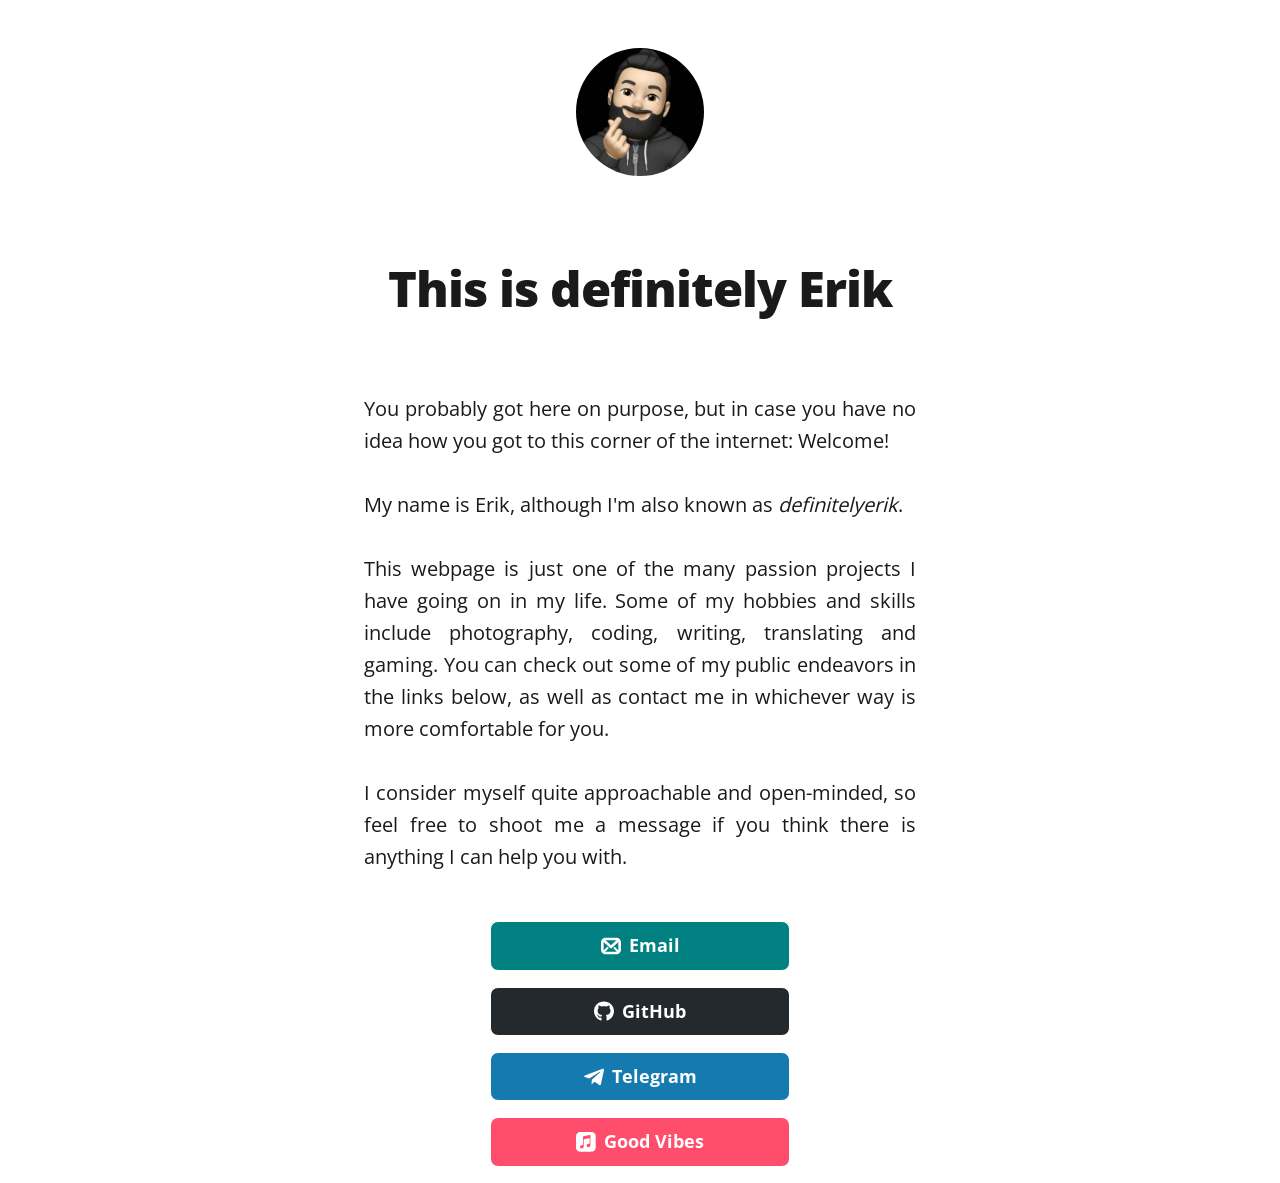
<file: index.html>
<!DOCTYPE html>

<!--
  - theme-auto: Automatically switches based on user's system preferences
  - theme-light: Forces light theme
  - theme-dark: Forces dark theme
-->

<html class="theme-auto" lang="en">

  <head>
    <meta charset="utf-8">
    <meta name="viewport" content="width=device-width, initial-scale=1">
        
    <!-- Page Title - Change this to your name/brand (50-60 characters recommended) -->
    <title>definitelyerik</title>

    <!-- Favicon -->
    <link rel="icon" type="image/x-icon" href="/images/favicon.ico">
    
    <!-- Meta Description - Write a description (150-160 characters recommended) -->
    <meta name="description" content="Personal website of Erik Rodriguez.">
    
    <!-- Keywords -->
    <meta name="keywords" content="erik, definitelyerik">
    
    <!-- Canonical URL - Helps prevent duplicate content issues -->
    <meta rel="canonical" href="https://definitelyerik.github.io">
    
    <!-- Author Information -->
    <meta name="author" content="Erik Rodríguez">
    
    <!-- Stylesheets -->
    <link rel="stylesheet" href="css/reset.css">
    <link rel="stylesheet" href="css/style.css">
    <link rel="stylesheet" href="css/brands.css">

  </head>

<body>

    <div class="container">
        <div class="column">

            <!--
              - avatar--rounded: Automatically rounds the image
              - avatar--soft: Slightly rounds the image
              - avatar--none: Removes any rounding
            -->
            <img class="avatar avatar--rounded" src="images/avatar.png" alt="Cartoon Erik signing a heart with his fingers">

            <h1>
              <br>
              <div>This is definitely Erik</div>
              <br>
            </h1>

            <!-- Add a short description about yourself or your brand -->
            <p style="text-align: justify;">You probably got here on purpose, but in case you have no idea how you got to this corner of the internet: Welcome!<br><br>My name is Erik, although I'm also known as <i>definitelyerik</i>.<br><br>This webpage is just one of the many passion projects I have going on in my life. Some of my hobbies and skills include photography, coding, writing, translating and gaming. You can check out some of my public endeavors in the links below, as well as contact me in whichever way is more comfortable for you.<br><br>I consider myself quite approachable and open-minded, so feel free to shoot me a message if you think there is anything I can help you with.</p>

            <div class="button-stack" role="navigation">

              <!-- Bluesky 
              <a class="button button-bluesky" href="#" target="_blank" rel="noopener" role="button"><img class="icon" aria-hidden="true" src="images/icons/bluesky.svg" alt="Bluesky Logo">Bluesky</a> -->

              <!-- Email -->
              <a class="button button-email" href="mailto:definitelyerik@icloud.com" target="_blank" rel="noopener" role="button"><img class="icon" aria-hidden="true" src="images/icons/email.svg" alt="Email Icon">Email</a>

              <!-- GitHub -->
              <a class="button button-github" href="https://github.com/definitelyerik" target="_blank" rel="noopener" role="button"><img class="icon" aria-hidden="true" src="images/icons/github.svg" alt="GitHub Logo">GitHub</a>

              <!-- Mastodon 
              <a class="button button-mastodon" href="https://mstdn.social/@definitelyerik" target="_blank" rel="me" role="button"><img class="icon" aria-hidden="true" src="images/icons/mastodon.svg" alt="Mastodon Logo">Mastodon</a>-->

              <!-- Telegram -->
              <a class="button button-telegram" href="https://t.me/definitelyerik" target="_blank" rel="noopener" role="button"><img class="icon" aria-hidden="true" src="images/icons/telegram.svg" alt="Telegram Logo">Telegram</a>

              <!-- Steam 
              <a class="button button-steam" href="https://steamcommunity.com/id/definitelyerik/" target="_blank" rel="noopener" role="button"><img class="icon" aria-hidden="true" src="images/icons/steam.svg" alt="Steam Logo">Steam</a>-->

              <!-- Spotify -->
              <a class="button button-apple-music" href="https://music.apple.com/es/playlist/good-vibes/pl.u-zPyLl9XtZJyko6p" target="_blank" rel="noopener" role="button"><img class="icon" aria-hidden="true" src="images/icons/apple-music.svg" alt="Apple Music Logo">Good Vibes</a>

              <!-- Obsidian 
              <a class="button button-obsidian" href="#" target="_blank" rel="noopener" role="button"><img class="icon" aria-hidden="true" src="images/icons/obsidian.svg" alt="Obsidian Logo">Obsidian</a>-->

              <!-- Generic Blog 
              <a class="button button-default" href="#" target="_blank" rel="noopener" role="button"><img class="icon" aria-hidden="true" src="images/icons/generic-blog.svg" alt="Blog Icon">Read our blog</a>-->

              <!-- Generic Calendar 
              <a class="button button-default" href="#" target="_blank" rel="noopener" role="button"><img class="icon" aria-hidden="true" src="images/icons/generic-calendar.svg" alt="Calendar Icon">Event RSVP</a>-->

              <!-- Generic Code 
              <a class="button button-default" href="#" target="_blank" rel="noopener" role="button"><img class="icon" aria-hidden="true" src="images/icons/generic-code.svg" alt="Code Icon">View the code</a>-->

              <!-- Generic Website 
              <a class="button button-default" href="#" target="_blank" rel="noopener" role="button"><img class="icon" aria-hidden="true" src="images/icons/generic-website.svg" alt="Website Icon">Visit Website</a>-->
      </div>
    </div>
  </div>

</body>

</html>
</file>
<file: css/style.css>
/* Base Typography Settings
–––––––––––––––––––––––––––––––––––––––––––––––––– */
:root {
	font-size:16px;
}

/* Grid
  –––––––––––––––––––––––––––––––––––––––––––––––––– */
  .container {
	position:relative;
	width:100%;
	max-width:37.5rem;     				/* 600px */
    text-align:center;
	margin:0 auto;
	padding:3rem 1.25rem 0 1.25rem;
	box-sizing:border-box;
}
.container-left {
	position:relative;
	width:100%;
	max-width:37.5rem;
	text-align:left;
	margin:0 auto;
	padding:0 1.25rem;
	box-sizing:border-box;
}
.container-left p {
	margin-bottom: 1rem;  				/* 16px space between paragraphs */
  }
.column {
	position:center;
	width:100%;
	float:center;
	box-sizing:border-box;
}
/* For devices larger than 400px */
  @media (min-width:25rem) {            /* 400px */
    .container {
	width:85%;
	padding-left:0;
	padding-right:0;
}
}/* For devices larger than 550px */
  @media (min-width:34.375rem) {        /* 550px */
    .container {
	width:80%;
}
.column,.columns {
	margin-left:0;
}
.column:first-child,.columns:first-child {
	margin-left:0;
}
}

/* Base Styles
  –––––––––––––––––––––––––––––––––––––––––––––––––– */
  body {
	margin:0;
	padding:0;
	background-color:#ffffff;
	color:#1a1a1a;
	font-family:"Open Sans",system-ui;
	font-size:1.125rem;     				/* 18px */
    font-weight:400;
	line-height:1.6;
}

/* Typography
  –––––––––––––––––––––––––––––––––––––––––––––––––– */
  h1 {
	margin:0 0 0.5rem 0;
	font-size:3rem;         		/* 48px */
    font-weight:800;
	line-height:1;
	letter-spacing:0;
	word-wrap:break-word;
	overflow-wrap:break-word;
	hyphens:auto;           		/* Delete this to remove automatic hyphen on line break */
}
.container p {
	margin:0 0 2rem 0;
}

/* Base Typography Settings
–––––––––––––––––––––––––––––––––––––––––––––––––– */
/* Base size - 16px browser default */
:root {
  font-size:16px;           /* Using a 1.25 modular scale for typography */
  --scale-0:1rem;           /* 16px */
  --scale-1:1.25rem;        /* 20px */
  --scale-2:1.563rem;       /* 25px */
  --scale-3:1.953rem;       /* 31px */
  --scale-4:2.441rem;       /* 39px */
  --scale-5:3.052rem;       /* 49px */
  
  /* Spacing units */
  --spacing-xs:0.5rem;      /* 8px */
  --spacing-s:1rem;         /* 16px */
  --spacing-m:1.5rem;       /* 24px */
  --spacing-l:2rem;         /* 32px */
  --spacing-xl:3rem;        /* 48px */
  --spacing-xxl:4rem;       /* 64px */
}

/* Avatar */
.avatar {
	width: 8rem;             /* 128px */
	height: 8rem;
	border-radius: 50%;
	object-fit: cover;
	background-position: center;
	margin-bottom: var(--spacing-l);
	margin-left: auto;
	margin-right: auto;
	display: block;
  }

/* Typography Scale */
h1 {
	margin:0 0 var(--spacing-m) 0;
	font-size:var(--scale-5);           /* ~49px */
  	font-weight:800;
	line-height:1.1;
	letter-spacing:-0.02em;
	word-wrap:break-word;
	overflow-wrap:break-word;
}
body {
	font-size:var(--scale-1);           /* 20px */
  	line-height:1.6;
}
.container p {
	margin:0 0 var(--spacing-xl) 0;
	font-size:var(--scale-1);
	line-height:1.6;
}

/* Container spacing */
.container {
	padding:var(--spacing-xl) var(--spacing-m) 0 var(--spacing-m);
	text-align:center;
}

/* Footer */
footer {
	margin:var(--spacing-xxl) 0;            /* 4rem (64px) top and bottom */
    font-size:var(--scale-0);
}

/* Responsive adjustments */
@media (max-width:34.375rem) {              /* 550px */
  h1 {
	font-size:var(--scale-4);
}
body {
	font-size:var(--scale-0);
}
.container p {
	font-size:var(--scale-0);
}
.avatar {
	margin-bottom:var(--spacing-m);
}
footer {
	margin:var(--spacing-xl) 0;         	/* 3rem (48px) top and bottom */
}
}

/* Links
  –––––––––––––––––––––––––––––––––––––––––––––––––– */
  a {
	color:#2457F5;
	text-decoration:underline;
}
a:hover {
	color:#083BDA;
}

/* Buttons
–––––––––––––––––––––––––––––––––––––––––––––––––– */
.button,button {
	display:inline-flex;
	align-items:center;
	justify-content:center;
	width:18.75rem;             	/* 300px */
 	min-height:3rem;                /* 48px */
  	padding:0.75rem 1rem;         	/* 12px ; 16px */
  	font-size:1.125rem;           	/* 18px */
  	font-weight:700;
	text-decoration:none;
	white-space:normal;
  	background-color:var(--button-background,transparent);
	color:var(--button-text,#000000);
	border:var(--button-border,none);
	border-radius:0.5rem;
	cursor:pointer;
	box-sizing:border-box;
	hyphens:auto;               	/* Delete this to remove automatic hyphen on line break */
  	margin-bottom:1rem;
	text-align:center;
	line-height:1.3;
}

/* Icons
–––––––––––––––––––––––––––––––––––––––––––––––––– */
.icon {
	width:1.25rem;
	height:1.25rem;
	margin-right:0.5rem;
	flex-shrink:0;
}

/* Avatar
  –––––––––––––––––––––––––––––––––––––––––––––––––– */
.avatar {
	width: 8rem;             /* 128px */
	height: 8rem;
	object-fit: cover;
	background-position: center;
	margin-bottom: var(--spacing-l);
  }

   /* Modifier for no avatar rounding */
   .avatar--none {
	border-radius: 0%;
  }

  /* Modifier for rounded avatar */
  .avatar--rounded {
	border-radius: 50%;
  }
  
  /* Modifier for slightly rounded corners */
  .avatar--soft {
	border-radius: 0.5rem;   /* 8px rounded corners */
  }

/* Theme System
  –––––––––––––––––––––––––––––––––––––––––––––––––– */
/* Light theme is default above */
  
/* Dark theme */
:root.theme-dark {
	color-scheme:dark;
}
:root.theme-dark :focus-visible {
	outline: 2px solid #4899F7;
	outline-offset: 2px;
  }
:root.theme-dark body {
	background-color:#121212;
	color:#ffffff;
}
:root.theme-dark a:not(.button) {
	color:#4899F7;
}
:root.theme-dark a:not(.button):hover {
	color:#7AB8FF;
}

/* Auto theme */
:root.theme-auto {
	color-scheme:light dark;
}
@media (prefers-color-scheme:dark) {
	:root.theme-auto body {
	background-color:#121212;
	color:#ffffff;
}
:root.theme-auto :focus-visible {
    outline: 2px solid #4899F7;
    outline-offset: 2px;
  }
:root.theme-auto a:not(.button) {
	color:#4899F7;
}
:root.theme-auto a:not(.button):hover {
	color:#7AB8FF;
}
}

/* Button Text Color Override
    –––––––––––––––––––––––––––––––––––––––––––––––––– */
    .button:hover,button:hover {
	color:var(--button-text);
}

/* Responsive Typography
  –––––––––––––––––––––––––––––––––––––––––––––––––– */
  @media (max-width:34.375rem) {            /* 550px */
    h1 {
	font-size:2rem;                         /* 32px */
	}
	body {
	font-size:1rem;                    		/* 16px */
	}
}

/* Font Face Definitions
  –––––––––––––––––––––––––––––––––––––––––––––––––– */
@font-face {
	font-display:swap;
	font-family:'Open Sans';
	font-style:normal;
	font-weight:400;
	src:url('../fonts/open-sans-v34-vietnamese_latin-ext_latin_hebrew_greek-ext_greek_cyrillic-ext_cyrillic-regular.eot');
	src:url('../fonts/open-sans-v34-vietnamese_latin-ext_latin_hebrew_greek-ext_greek_cyrillic-ext_cyrillic-regular.eot?#iefix') format('embedded-opentype'),url('../fonts/open-sans-v34-vietnamese_latin-ext_latin_hebrew_greek-ext_greek_cyrillic-ext_cyrillic-regular.woff2') format('woff2'),url('../fonts/open-sans-v34-vietnamese_latin-ext_latin_hebrew_greek-ext_greek_cyrillic-ext_cyrillic-regular.woff') format('woff'),url('../fonts/open-sans-v34-vietnamese_latin-ext_latin_hebrew_greek-ext_greek_cyrillic-ext_cyrillic-regular.ttf') format('truetype'),url('../fonts/open-sans-v34-vietnamese_latin-ext_latin_hebrew_greek-ext_greek_cyrillic-ext_cyrillic-regular.svg#OpenSans') format('svg');
}
@font-face {
	font-display:swap;
	font-family:'Open Sans';
	font-style:normal;
	font-weight:600;
	src:url('../fonts/open-sans-v34-vietnamese_latin-ext_latin_hebrew_greek-ext_greek_cyrillic-ext_cyrillic-600.eot');
	src:url('../fonts/open-sans-v34-vietnamese_latin-ext_latin_hebrew_greek-ext_greek_cyrillic-ext_cyrillic-600.eot?#iefix') format('embedded-opentype'),url('../fonts/open-sans-v34-vietnamese_latin-ext_latin_hebrew_greek-ext_greek_cyrillic-ext_cyrillic-600.woff2') format('woff2'),url('../fonts/open-sans-v34-vietnamese_latin-ext_latin_hebrew_greek-ext_greek_cyrillic-ext_cyrillic-600.woff') format('woff'),url('../fonts/open-sans-v34-vietnamese_latin-ext_latin_hebrew_greek-ext_greek_cyrillic-ext_cyrillic-600.ttf') format('truetype'),url('../fonts/open-sans-v34-vietnamese_latin-ext_latin_hebrew_greek-ext_greek_cyrillic-ext_cyrillic-600.svg#OpenSans') format('svg');
}
@font-face {
	font-display:swap;
	font-family:'Open Sans';
	font-style:normal;
	font-weight:700;
	src:url('../fonts/open-sans-v34-vietnamese_latin-ext_latin_hebrew_greek-ext_greek_cyrillic-ext_cyrillic-700.eot');
	src:url('../fonts/open-sans-v34-vietnamese_latin-ext_latin_hebrew_greek-ext_greek_cyrillic-ext_cyrillic-700.eot?#iefix') format('embedded-opentype'),url('../fonts/open-sans-v34-vietnamese_latin-ext_latin_hebrew_greek-ext_greek_cyrillic-ext_cyrillic-700.woff2') format('woff2'),url('../fonts/open-sans-v34-vietnamese_latin-ext_latin_hebrew_greek-ext_greek_cyrillic-ext_cyrillic-700.woff') format('woff'),url('../fonts/open-sans-v34-vietnamese_latin-ext_latin_hebrew_greek-ext_greek_cyrillic-ext_cyrillic-700.ttf') format('truetype'),url('../fonts/open-sans-v34-vietnamese_latin-ext_latin_hebrew_greek-ext_greek_cyrillic-ext_cyrillic-700.svg#OpenSans') format('svg');
}
@font-face {
	font-display:swap;
	font-family:'Open Sans';
	font-style:normal;
	font-weight:800;
	src:url('../fonts/open-sans-v34-vietnamese_latin-ext_latin_hebrew_greek-ext_greek_cyrillic-ext_cyrillic-800.eot');
	src:url('../fonts/open-sans-v34-vietnamese_latin-ext_latin_hebrew_greek-ext_greek_cyrillic-ext_cyrillic-800.eot?#iefix') format('embedded-opentype'),url('../fonts/open-sans-v34-vietnamese_latin-ext_latin_hebrew_greek-ext_greek_cyrillic-ext_cyrillic-800.woff2') format('woff2'),url('../fonts/open-sans-v34-vietnamese_latin-ext_latin_hebrew_greek-ext_greek_cyrillic-ext_cyrillic-800.woff') format('woff'),url('../fonts/open-sans-v34-vietnamese_latin-ext_latin_hebrew_greek-ext_greek_cyrillic-ext_cyrillic-800.ttf') format('truetype'),url('../fonts/open-sans-v34-vietnamese_latin-ext_latin_hebrew_greek-ext_greek_cyrillic-ext_cyrillic-800.svg#OpenSans') format('svg');
}
</file>
<file: css/brands.css>
/* Brand Button Base Styles
–––––––––––––––––––––––––––––––––––––––––––––––––– */
/* Only include brand-specific button styling here */
.button,button {
  color:var(--button-text,#000000);
  background-color:var(--button-background,transparent);
	border:var(--button-border,none);
	transition:filter 0.2s ease,transform 0.2s ease;
}

/* Global Button Hover Effect
–––––––––––––––––––––––––––––––––––––––––––––––––– */
.button:hover,button:hover {
	filter:brightness(90%);
	transform:translateY(-1px);
}

/* Icons
–––––––––––––––––––––––––––––––––––––––––––––––––– */
.icon {
	filter:var(--icon-filter,none);
}

/* Button-Specific Styles
–––––––––––––––––––––––––––––––––––––––––––––––––– */

/* Default */
.button.button-default {
	--button-text:#ffffff;
	--button-background:#2457F5;
	--button-border:1px solid #ffffff;
}

/* Apple Music */
.button-apple-music {
	--button-text:#ffffff;
	--button-background:#ff4e6b;
	--button-border:1px solid #FFFFFF;
}

/* Bluesky */
.button-bluesky {
	--button-text:#FFFFFF;
	--button-background:#1185FE;
	--button-border:1px solid #FFFFFF;
}

/* Email */
.button-email {
	--button-text:#ffffff;
	--button-background:#008080;
	--button-border:1px solid #ffffff;
}

/* GitHub */
.button-github {
	--button-text:#ffffff;
	--button-background:#24292e;
	--button-border:1px solid #FFFFFF;
}

/* Mastodon */
.button-mastodon {
	--button-text:#ffffff;
	--button-background:#563ACC;
	--button-border:1px solid #FFFFFF;
}

/* Obsidian */
.button.button-obsidian {
	--button-text:#ffffff;
	--button-background:#262626;
	--button-border:1px solid #ffffff;
}

/* Spotify */
.button-spotify {
	--button-text:#ffffff;
	--button-background:#1db954;
	--button-border:1px solid #FFFFFF;
}

/* Steam */
.button-steam {
	--button-text:#ffffff;
	--button-background:#072a57;
	--button-border:1px solid #FFFFFF;
}

/* Telegram */
.button-telegram {
	--button-text:#ffffff;
	--button-background:#157AB0;
	--button-border:1px solid #FFFFFF;
}
</file>
